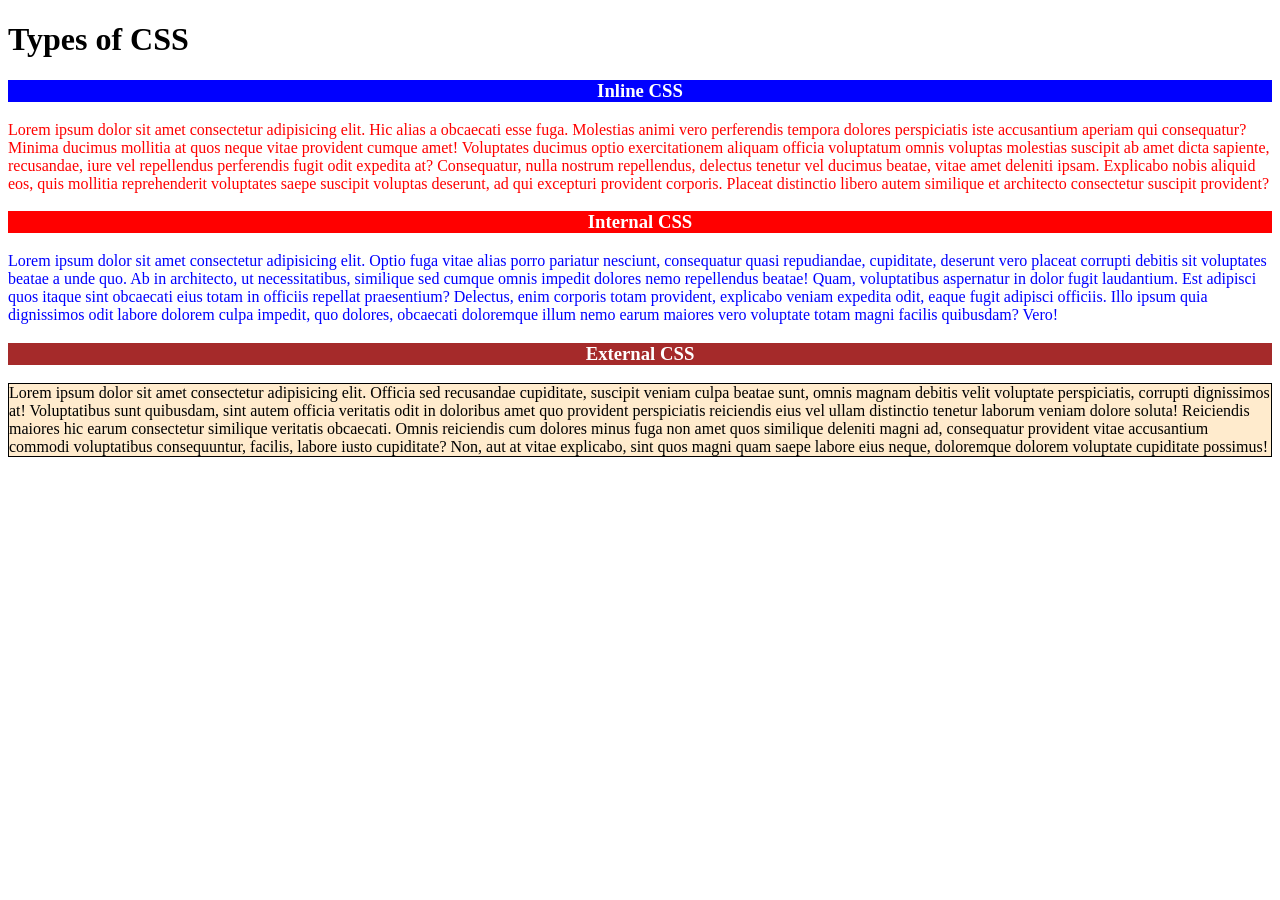
<file: lab2/Task1/index.html>
<!DOCTYPE html>
<html lang="en">
<head>
    <meta charset="UTF-8">
    <meta name="viewport" content="width=device-width, initial-scale=1.0">
    <link rel="stylesheet" href="./style.css">
    <title>Types of CSS</title>
    <style>
        .internal {
            text-align: center;
            background-color: red;
            color: white;
        }
        .interpara {
            color: blue;
        }
    </style>
</head>
<body>
    <h1>Types of CSS</h1>
    <h3 style="text-align: center; background-color:blue; color:white;">Inline CSS</h3>
    <p style="color: red;">
        Lorem ipsum dolor sit amet consectetur adipisicing elit. Hic alias a obcaecati esse fuga. Molestias animi vero perferendis tempora dolores perspiciatis iste accusantium aperiam qui consequatur? Minima ducimus mollitia at quos neque vitae provident cumque amet! Voluptates ducimus optio exercitationem aliquam officia voluptatum omnis voluptas molestias suscipit ab amet dicta sapiente, recusandae, iure vel repellendus perferendis fugit odit expedita at? Consequatur, nulla nostrum repellendus, delectus tenetur vel ducimus beatae, vitae amet deleniti ipsam. Explicabo nobis aliquid eos, quis mollitia reprehenderit voluptates saepe suscipit voluptas deserunt, ad qui excepturi provident corporis. Placeat distinctio libero autem similique et architecto consectetur suscipit provident?
    </p>
    <h3 class="internal">Internal CSS</h3>
    <p class="interpara">
        Lorem ipsum dolor sit amet consectetur adipisicing elit. Optio fuga vitae alias porro pariatur nesciunt, consequatur quasi repudiandae, cupiditate, deserunt vero placeat corrupti debitis sit voluptates beatae a unde quo. Ab in architecto, ut necessitatibus, similique sed cumque omnis impedit dolores nemo repellendus beatae! Quam, voluptatibus aspernatur in dolor fugit laudantium. Est adipisci quos itaque sint obcaecati eius totam in officiis repellat praesentium? Delectus, enim corporis totam provident, explicabo veniam expedita odit, eaque fugit adipisci officiis. Illo ipsum quia dignissimos odit labore dolorem culpa impedit, quo dolores, obcaecati doloremque illum nemo earum maiores vero voluptate totam magni facilis quibusdam? Vero!
    </p>
    <h3 class="external">External CSS</h3>
    <p class="extrapara">
        Lorem ipsum dolor sit amet consectetur adipisicing elit. Officia sed recusandae cupiditate, suscipit veniam culpa beatae sunt, omnis magnam debitis velit voluptate perspiciatis, corrupti dignissimos at! Voluptatibus sunt quibusdam, sint autem officia veritatis odit in doloribus amet quo provident perspiciatis reiciendis eius vel ullam distinctio tenetur laborum veniam dolore soluta! Reiciendis maiores hic earum consectetur similique veritatis obcaecati. Omnis reiciendis cum dolores minus fuga non amet quos similique deleniti magni ad, consequatur provident vitae accusantium commodi voluptatibus consequuntur, facilis, labore iusto cupiditate? Non, aut at vitae explicabo, sint quos magni quam saepe labore eius neque, doloremque dolorem voluptate cupiditate possimus!
    </p>
</body>
</html>
</file>
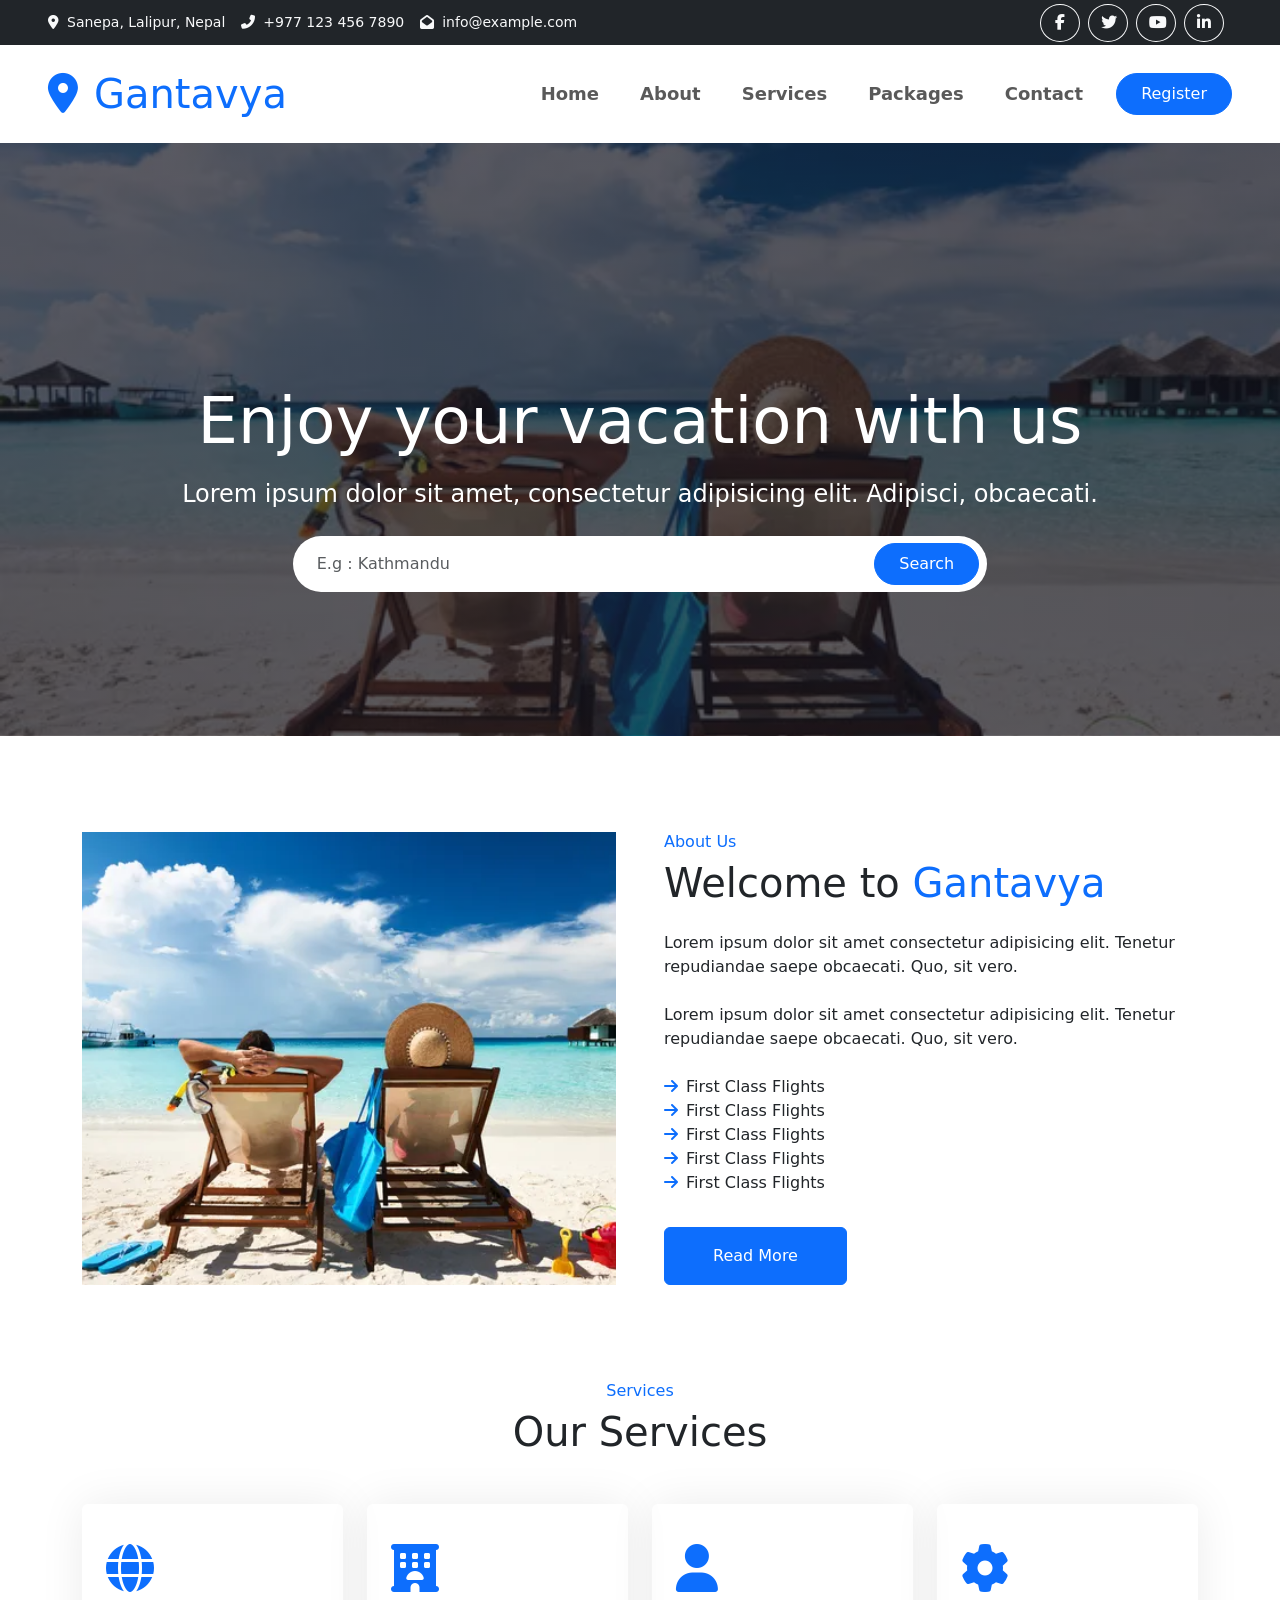
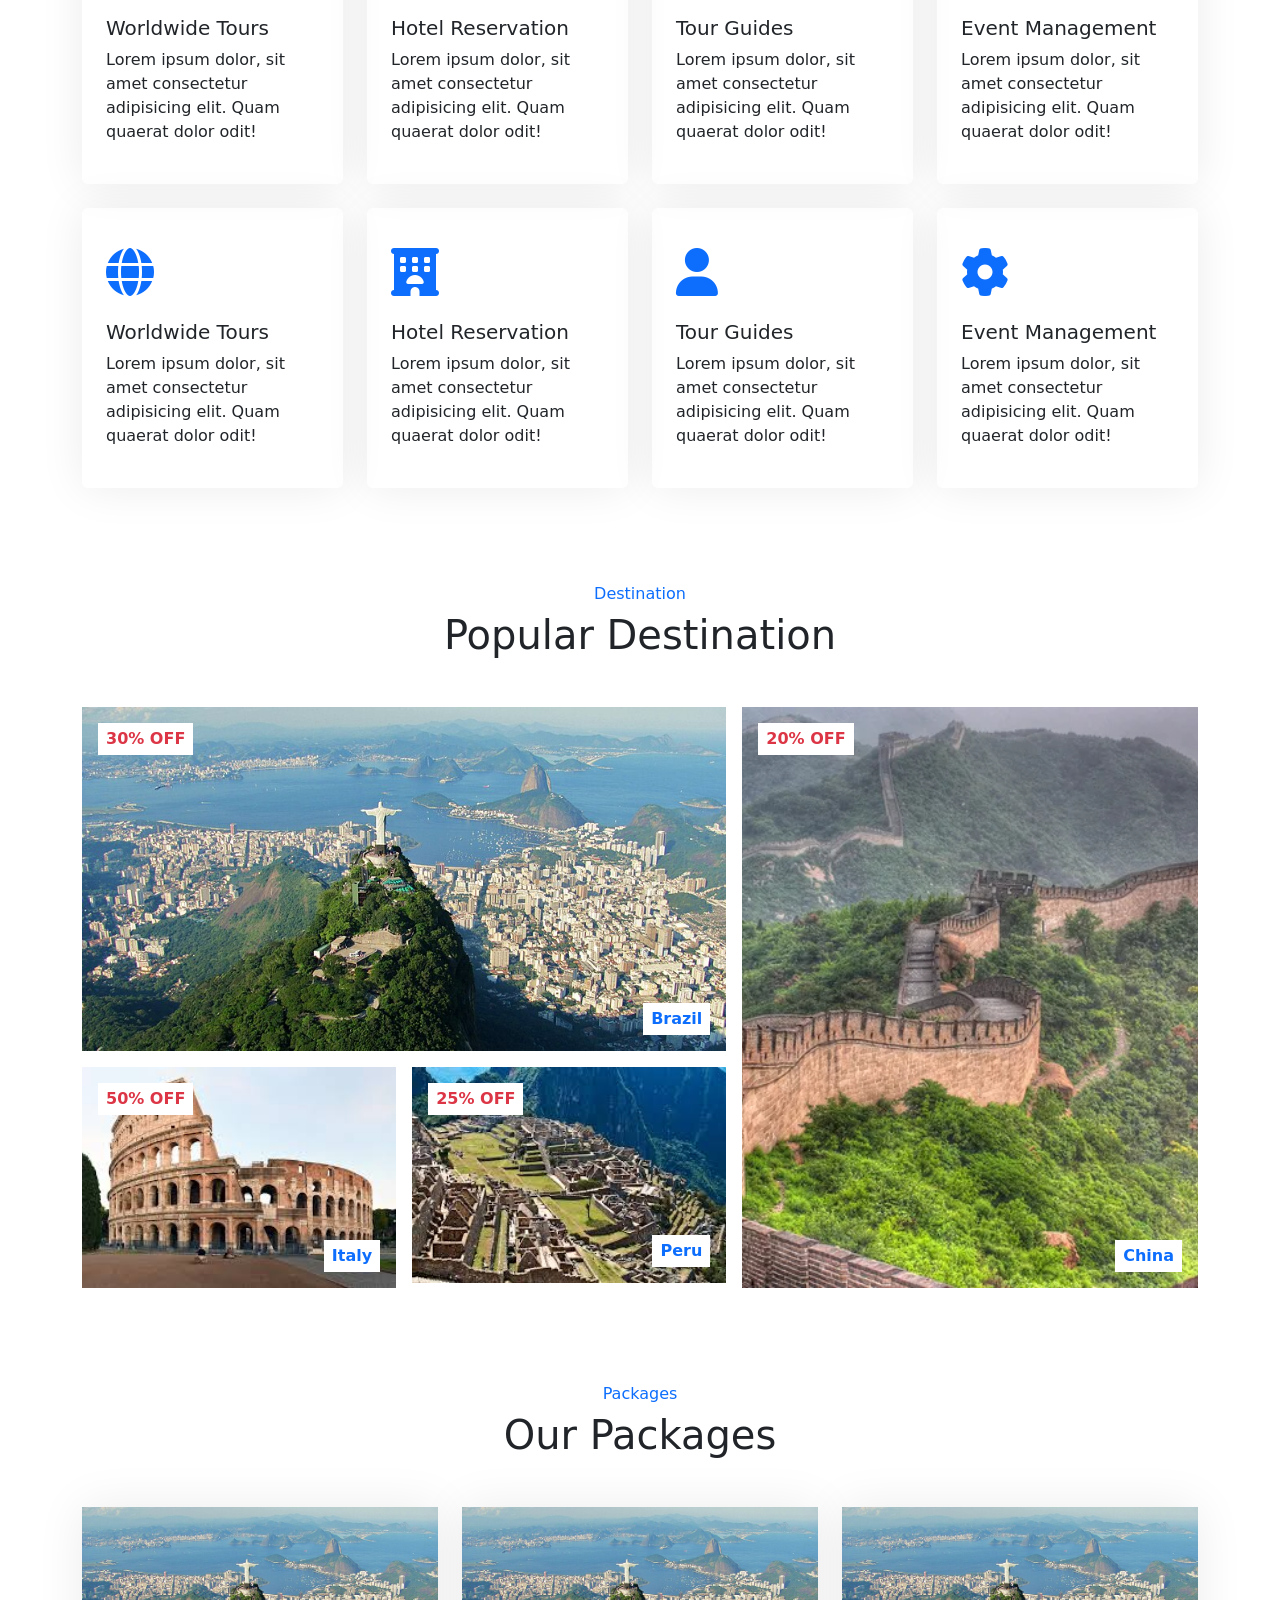
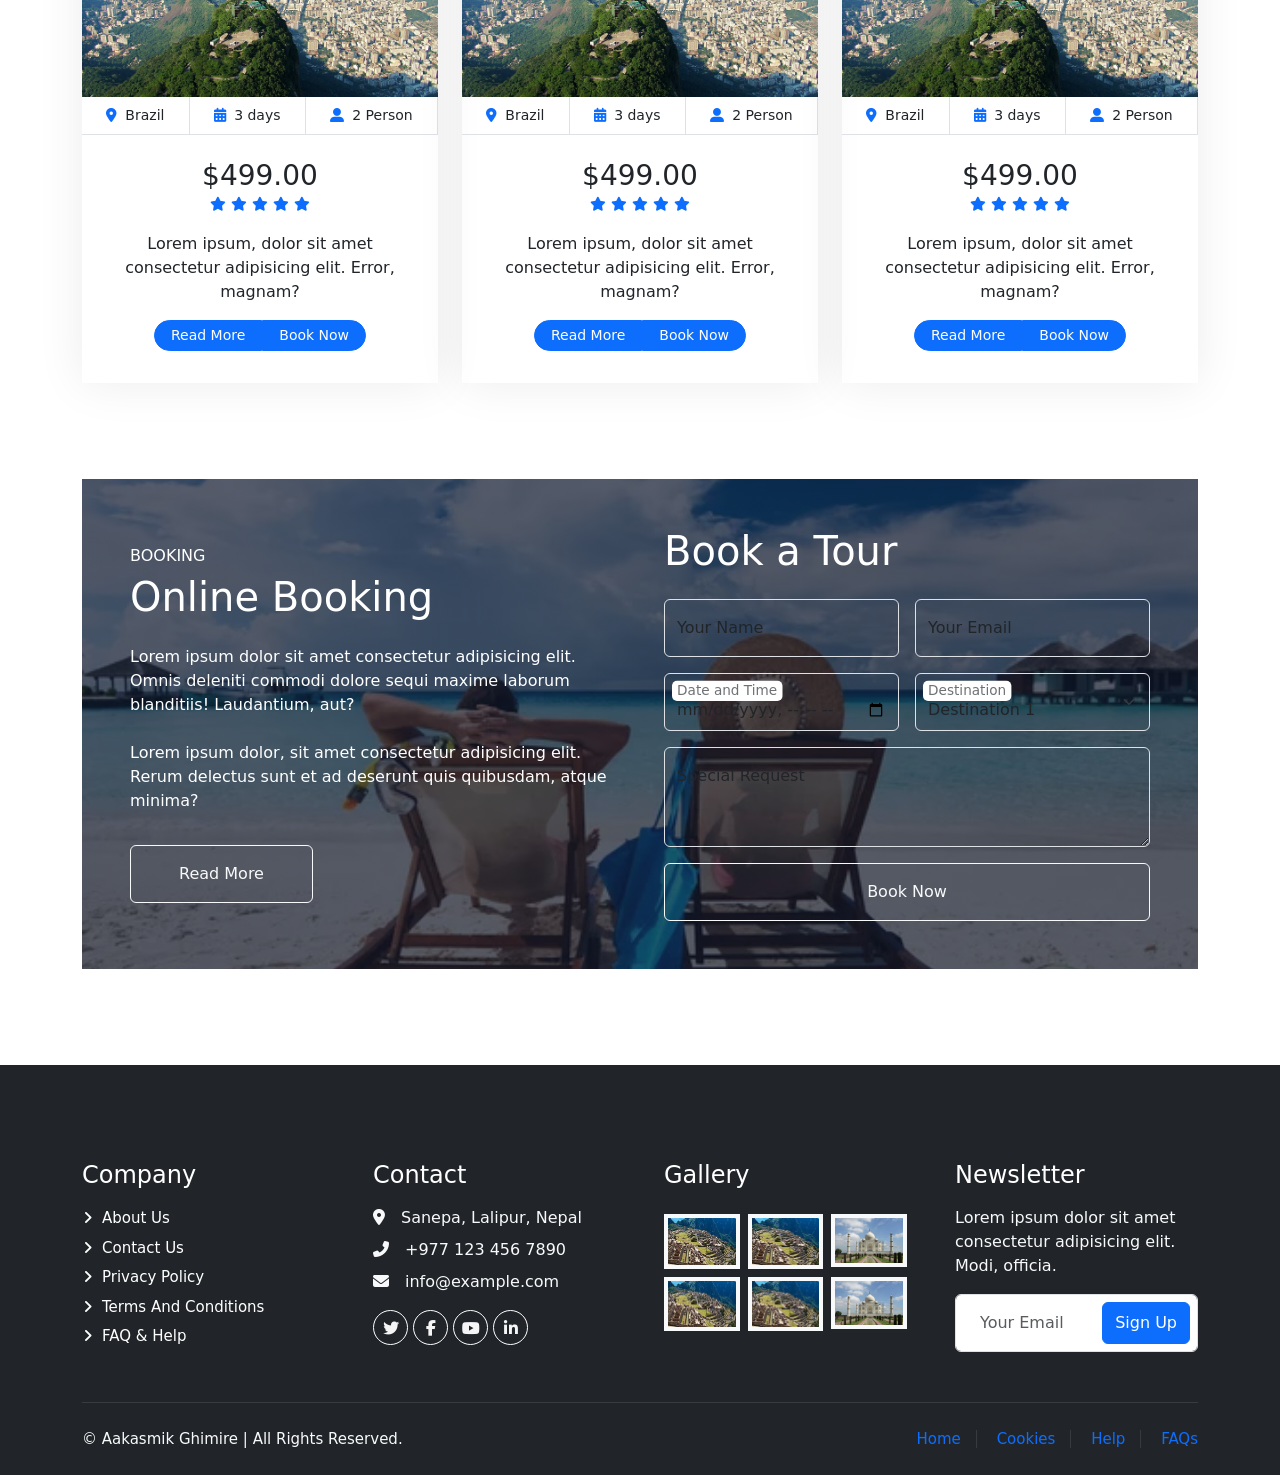
<file: lab2/Task3/index.html>
<!DOCTYPE html>
<html lang="en">
<head>
    <meta charset="UTF-8">
    <meta name="viewport" content="width=device-width, initial-scale=1.0">
    <meta name="author" content="Aakasmik - Responsive Bootstrap Design">
    <meta name="geo.placename" content="Kirtipur">
    <meta name="copyright" content="&copy; Copyright 2025 Aakasmik Ghimire">
    <meta name="description" content="Responsive design, Aakasmik Ghimire, bootstrap, sagarmatha college, scst, webtechnology">
    <link rel="stylesheet" href="style.css">
    <title>Aakasmik - Bootstrap Design</title>
    <!-- favicon -->
    <link rel="shortcut icon" href="./favicon.ico">
    <!-- css file -->
    <link rel="stylesheet" href="./style.css">
    <!-- bootstrap connect -->
     <link rel="stylesheet" href="https://cdnjs.cloudflare.com/ajax/libs/bootstrap/5.0.1/css/bootstrap.min.css">

    <!-- icons cdn -->
    <!-- font awesome icon -->
     <link rel="stylesheet" href="https://cdnjs.cloudflare.com/ajax/libs/font-awesome/6.7.2/css/all.min.css">
     <!-- bootstrap icon -->
     <link rel="stylesheet" href="https://cdn.jsdelivr.net/npm/bootstrap-icons@1.11.3/font/bootstrap-icons.min.css">

     <!-- google fonts -->
     <link rel="preconnect" href="https://fonts.googleapis.com">
     <link rel="preconnect" href="https://fonts.gstatic.com" crossorigin>
     <link href="https://fonts.googleapis.com/css2?family=Nunito:ital,wght@0,200..1000;1,200..1000&display=swap" rel="stylesheet">
</head>
<body>
<!-- top Navbar -->
 <div class="container-fluid bg-dark px-5 d-none d-lg-block">
    <div class="row gx-0">
        <div class="col-lg-8 text-center text-lg-start mb-2 mb-lg-0">
            <div class="d-inline-flex align-items-center" style="height: 45px;">
                <small class="me-3 text-light"><i class="fa fa-map-marker-alt me-2"></i>Sanepa, Lalipur, Nepal</small>
                <small class="me-3 text-light"><i class="fa fa-phone-alt me-2"></i>+977 123 456 7890</small>
                <small class="me-3 text-light"><i class="fa fa-envelope-open me-2"></i>info@example.com</small>
            </div>
        </div>
        <!-- social button -->
         <div class="col-lg-4 text-center text-lg-end">
            <div class="d-inline-flex align-items-center" style="height: 45px;">
                <a href="" class="btn btn-outline-light btn-sm-square rounded-circle me-2">
                    <i class="fab fa-facebook-f fw-normal"></i>
                </a>
                <a href="" class="btn btn-outline-light btn-sm-square rounded-circle me-2">
                    <i class="fab fa-twitter fw-normal"></i>
                </a>
                <a href="" class="btn btn-outline-light btn-sm-square rounded-circle me-2">
                    <i class="fab fa-youtube fw-normal"></i>
                </a>
                <a href="" class="btn btn-outline-light btn-sm-square rounded-circle me-2">
                    <i class="fab fa-linkedin-in fw-normal"></i>
                </a>
            </div>
         </div>
    </div>
 </div>

    <!-- hero section -->
     <div class="container-fluid position-relative p-0" id="home">
        <!-- main navbar -->
         <nav class="navbar navbar-expand-lg navbar-light px-4 px-lg-5 py-3 py-lg-0">
            <a href="" class="navbar-brand p-0">
                <h1 class="text-primary m-0"><i class="fa fa-map-marker-alt me-3"></i>Gantavya</h1>
            </a>
            <!-- menu button for responsive design -->
             <button class="navbar-toggler" type="button" data-bs-toggle="collapse" data-bs-target="#navbarCollapse">
                <span class="fa fa-bars"></span>
             </button>
             <!-- menu item -->
              <div class="collapse navbar-collapse" id="navbarCollapse">
                <div class="navbar-nav ms-auto py-0">
                    <a href="#home" class="nav-item nav-link">Home</a>
                    <a href="#about" class="nav-item nav-link">About</a>
                    <a href="#service" class="nav-item nav-link">Services</a>
                    <a href="#package" class="nav-item nav-link">Packages</a>
                    <a href="#contact" class="nav-item nav-link">Contact</a>
                </div>
                <a href="#contact" class="btn btn-primary rounded-pill py-2 px-4">Register</a>
              </div>
         </nav>
         <div class="container-fluid bg-primary py-5 mb-5 hero-header">
            <div class="container py-5">
                <div class="row justify-content-center py-5">
                    <div class="col-lg-10 pt-lg-5 mt-lg-5 text-center">
                        <h1 class="display-3 text-white mb-3">Enjoy your vacation with us</h1>
                        <p class="fs-4 text-white mb-4">Lorem ipsum dolor sit amet, consectetur adipisicing elit. Adipisci, obcaecati.</p>
                        <div class="position-relative w-75 mx-auto">
                            <!-- input box -->
                             <input type="text" class="form-control border-0 rounded-pill w-100 py-3 ps-4 pe-5" placeholder="E.g : Kathmandu">
                             <!-- button -->
                              <button type="button" class="btn btn-primary rounded-pill py-2 px-4 position-absolute top-0 end-0 me-2" style="margin-top: 7px;">Search</button>
                        </div>
                    </div>
                </div>
            </div>
         </div>
     </div>

<!-- about section -->
<div class="container-xxl py-5" id="about">
    <div class="container">
        <div class="row g-5">
            <div class="col-lg-6" style="min-height: 400px;">
                <div class="position-relative h-100">
                    <img src="./backgorund.jpg" alt="" style="object-fit: cover;" class="img-fluid position-absolute w-100 h-100">
                </div>
            </div>
            <div class="col-lg-6">
                <h6 class="section-title bg-white text-start text-primary pe-3">About Us</h6>
                <h1 class="mb-4">Welcome to <span class="text-primary">Gantavya</span></h1>
                <p class="mb-4">Lorem ipsum dolor sit amet consectetur adipisicing elit. Tenetur repudiandae saepe obcaecati. Quo, sit vero.</p>
                <p class="mb-4">Lorem ipsum dolor sit amet consectetur adipisicing elit. Tenetur repudiandae saepe obcaecati. Quo, sit vero.</p>
                <div class="row gy-2 gx-4 mb-4">
                    <div class="col-sm-6">
                        <p class="mb-0"><i class="fa fa-arrow-right text-primary me-2"></i>First Class Flights</p>
                        <p class="mb-0"><i class="fa fa-arrow-right text-primary me-2"></i>First Class Flights</p>
                        <p class="mb-0"><i class="fa fa-arrow-right text-primary me-2"></i>First Class Flights</p>
                        <p class="mb-0"><i class="fa fa-arrow-right text-primary me-2"></i>First Class Flights</p>
                        <p class="mb-0"><i class="fa fa-arrow-right text-primary me-2"></i>First Class Flights</p>
                    </div>
                </div>
                <!-- button -->
                 <div class="btn btn-primary py-3 px-5 mt-2">Read More</div>
            </div>
        </div>
    </div>
</div>

<!-- service section -->
 <div class="container-xxl py-5" id="service">
    <div class="container">
        <div class="text-center">
            <h6 class="section-title bg-white text-center text-primary px-3">Services</h6>
            <h1 class="mb-5">Our Services</h1>
        </div>
        <div class="row g-4">
            <div class="col-lg-3 col-sm-6">
                <div class="service-item rounded pt-3">
                    <div class="p-4">
                        <i class="fa fa-3x fa-globe text-primary mb-4"></i>
                        <h5>Worldwide Tours</h5>
                        <p>Lorem ipsum dolor, sit amet consectetur adipisicing elit. Quam quaerat dolor odit!</p>
                    </div>
                </div>
            </div>
            <div class="col-lg-3 col-sm-6">
                <div class="service-item rounded pt-3">
                    <div class="p-4">
                        <i class="fa fa-3x fa-hotel text-primary mb-4"></i>
                        <h5>Hotel Reservation</h5>
                        <p>Lorem ipsum dolor, sit amet consectetur adipisicing elit. Quam quaerat dolor odit!</p>
                    </div>
                </div>
            </div>
            <div class="col-lg-3 col-sm-6">
                <div class="service-item rounded pt-3">
                    <div class="p-4">
                        <i class="fa fa-3x fa-user text-primary mb-4"></i>
                        <h5>Tour Guides</h5>
                        <p>Lorem ipsum dolor, sit amet consectetur adipisicing elit. Quam quaerat dolor odit!</p>
                    </div>
                </div>
            </div>
            <div class="col-lg-3 col-sm-6">
                <div class="service-item rounded pt-3">
                    <div class="p-4">
                        <i class="fa fa-3x fa-cog text-primary mb-4"></i>
                        <h5>Event Management</h5>
                        <p>Lorem ipsum dolor, sit amet consectetur adipisicing elit. Quam quaerat dolor odit!</p>
                    </div>
                </div>
            </div>
            <div class="col-lg-3 col-sm-6">
                <div class="service-item rounded pt-3">
                    <div class="p-4">
                        <i class="fa fa-3x fa-globe text-primary mb-4"></i>
                        <h5>Worldwide Tours</h5>
                        <p>Lorem ipsum dolor, sit amet consectetur adipisicing elit. Quam quaerat dolor odit!</p>
                    </div>
                </div>
            </div>
            <div class="col-lg-3 col-sm-6">
                <div class="service-item rounded pt-3">
                    <div class="p-4">
                        <i class="fa fa-3x fa-hotel text-primary mb-4"></i>
                        <h5>Hotel Reservation</h5>
                        <p>Lorem ipsum dolor, sit amet consectetur adipisicing elit. Quam quaerat dolor odit!</p>
                    </div>
                </div>
            </div>
            <div class="col-lg-3 col-sm-6">
                <div class="service-item rounded pt-3">
                    <div class="p-4">
                        <i class="fa fa-3x fa-user text-primary mb-4"></i>
                        <h5>Tour Guides</h5>
                        <p>Lorem ipsum dolor, sit amet consectetur adipisicing elit. Quam quaerat dolor odit!</p>
                    </div>
                </div>
            </div>
            <div class="col-lg-3 col-sm-6">
                <div class="service-item rounded pt-3">
                    <div class="p-4">
                        <i class="fa fa-3x fa-cog text-primary mb-4"></i>
                        <h5>Event Management</h5>
                        <p>Lorem ipsum dolor, sit amet consectetur adipisicing elit. Quam quaerat dolor odit!</p>
                    </div>
                </div>
            </div>
        </div>
    </div>
 </div>

 <!-- destination -->
  <div class="container-xxl py-5 destination">
    <div class="container">
        <div class="text-center">
            <h6 class="section-title bg-white text-center text-primary px-3">Destination</h6>
            <h1 class="mb-5">Popular Destination</h1>
        </div>
        <div class="row g-3">
            <div class="col-lg-7 col-md-6">
                <div class="row g-3">
                    <div class="col-lg-12 col-md-12">
                        <a href="" class="d-block position-relative overflow-hidden">
                            <img src="./destination-1.jpg" alt="" class="img-fluid">
                            <div class="bg-white text-danger fw-bold position-absolute top-0 start-0 m-3 py-1 px-2">30% OFF</div>
                            <div class="bg-white text-primary fw-bold position-absolute bottom-0 end-0 m-3 py-1 px-2">Brazil</div>
                        </a>
                    </div>
                    <div class="col-lg-6 col-md-12">
                        <a href="" class="d-block position-relative overflow-hidden">
                            <img src="./destination-5.jpg" alt="" class="img-fluid w-100">
                            <div class="bg-white text-danger fw-bold position-absolute top-0 start-0 m-3 py-1 px-2">50% OFF</div>
                            <div class="bg-white text-primary fw-bold position-absolute bottom-0 end-0 m-3 py-1 px-2">Italy</div>
                        </a>
                    </div>
                    <div class="col-lg-6 col-md-12">
                        <a href="" class="d-block position-relative overflow-hidden">
                            <img src="./destination-2.jpg" alt="" class="img-fluid w-100">
                            <div class="bg-white text-danger fw-bold position-absolute top-0 start-0 m-3 py-1 px-2">25% OFF</div>
                            <div class="bg-white text-primary fw-bold position-absolute bottom-0 end-0 m-3 py-1 px-2">Peru</div>
                        </a>
                    </div>
                </div>
            </div>
            <div class="col-lg-5 col-md-6" style="min-height: 350px;">
                <a href="" class="d-block position-relative h-100 overflow-hidden">
                    <img src="./destination-4.webp" alt="" class="img-fluid position-absolute w-100 h-100" style="object-fit: cover;">
                    <div class="bg-white text-danger fw-bold position-absolute top-0 start-0 m-3 py-1 px-2">20% OFF</div>
                    <div class="bg-white text-primary fw-bold position-absolute bottom-0 end-0 m-3 py-1 px-2">China</div>
                </a>
            </div>
        </div>
    </div>
  </div>


  <!-- Packages -->
   <div class="container-xxl py-5" id="package">
    <div class="container">
        <div class="text-center">
            <h6 class="section-title bg-white text-center text-primary px-3">Packages</h6>
            <h1 class="mb-5">Our Packages</h1>
        </div>
        <div class="row g-4 justify-content-center">
            <div class="col-lg-4 col-md-6">
                <div class="package-item">
                    <div class="overflow-hidden">
                        <img src="./destination-1.jpg" alt="" class="img-fluid">
                    </div>
                    <div class="d-flex border-bottom">

                        <small class="flex-fill text-center border-end py-2">
                            <i class="fa fa-map-marker-alt text-primary me-2"></i>Brazil
                        </small>
                        <small class="flex-fill text-center border-end py-2">
                            <i class="fa fa-calendar-alt text-primary me-2"></i>3 days
                        </small>
                        <small class="flex-fill text-center border-end py-2">
                            <i class="fa fa-user-alt text-primary me-2"></i>2 Person
                        </small>
                    </div>
                    <div class="text-center p-4">
                        <h3 class="mb-0">$499.00</h3>
                        <div class="mb-3">
                            <small class="fa fa-star text-primary"></small>
                            <small class="fa fa-star text-primary"></small>
                            <small class="fa fa-star text-primary"></small>
                            <small class="fa fa-star text-primary"></small>
                            <small class="fa fa-star text-primary"></small>
                        </div>
                        <p>Lorem ipsum, dolor sit amet consectetur adipisicing elit. Error, magnam?</p>
                        <div class="d-flex justify-content-center mb-2">
                            <a href="" class="btn btn-sm btn-primary px-3" style="border-radius: 30px 0 0 30px ;">Read More</a>
                            <a href="" class="btn btn-sm btn-primary px-3" style="border-radius: 0 30px 30px 0;">Book Now</a>
                        </div>
                    </div>
                </div>
            </div>
            <div class="col-lg-4 col-md-6">
                <div class="package-item">
                    <div class="overflow-hidden">
                        <img src="./destination-1.jpg" alt="" class="img-fluid">
                    </div>
                    <div class="d-flex border-bottom">

                        <small class="flex-fill text-center border-end py-2">
                            <i class="fa fa-map-marker-alt text-primary me-2"></i>Brazil
                        </small>
                        <small class="flex-fill text-center border-end py-2">
                            <i class="fa fa-calendar-alt text-primary me-2"></i>3 days
                        </small>
                        <small class="flex-fill text-center border-end py-2">
                            <i class="fa fa-user-alt text-primary me-2"></i>2 Person
                        </small>
                    </div>
                    <div class="text-center p-4">
                        <h3 class="mb-0">$499.00</h3>
                        <div class="mb-3">
                            <small class="fa fa-star text-primary"></small>
                            <small class="fa fa-star text-primary"></small>
                            <small class="fa fa-star text-primary"></small>
                            <small class="fa fa-star text-primary"></small>
                            <small class="fa fa-star text-primary"></small>
                        </div>
                        <p>Lorem ipsum, dolor sit amet consectetur adipisicing elit. Error, magnam?</p>
                        <div class="d-flex justify-content-center mb-2">
                            <a href="" class="btn btn-sm btn-primary px-3" style="border-radius: 30px 0 0 30px ;">Read More</a>
                            <a href="" class="btn btn-sm btn-primary px-3" style="border-radius: 0 30px 30px 0;">Book Now</a>
                        </div>
                    </div>
                </div>
            </div>
            <div class="col-lg-4 col-md-6">
                <div class="package-item">
                    <div class="overflow-hidden">
                        <img src="./destination-1.jpg" alt="" class="img-fluid">
                    </div>
                    <div class="d-flex border-bottom">

                        <small class="flex-fill text-center border-end py-2">
                            <i class="fa fa-map-marker-alt text-primary me-2"></i>Brazil
                        </small>
                        <small class="flex-fill text-center border-end py-2">
                            <i class="fa fa-calendar-alt text-primary me-2"></i>3 days
                        </small>
                        <small class="flex-fill text-center border-end py-2">
                            <i class="fa fa-user-alt text-primary me-2"></i>2 Person
                        </small>
                    </div>
                    <div class="text-center p-4">
                        <h3 class="mb-0">$499.00</h3>
                        <div class="mb-3">
                            <small class="fa fa-star text-primary"></small>
                            <small class="fa fa-star text-primary"></small>
                            <small class="fa fa-star text-primary"></small>
                            <small class="fa fa-star text-primary"></small>
                            <small class="fa fa-star text-primary"></small>
                        </div>
                        <p>Lorem ipsum, dolor sit amet consectetur adipisicing elit. Error, magnam?</p>
                        <div class="d-flex justify-content-center mb-2">
                            <a href="" class="btn btn-sm btn-primary px-3" style="border-radius: 30px 0 0 30px ;">Read More</a>
                            <a href="" class="btn btn-sm btn-primary px-3" style="border-radius: 0 30px 30px 0;">Book Now</a>
                        </div>
                    </div>
                </div>
            </div>
        </div>
    </div>
   </div>

   <!-- booking -->
    <div class="container-xxl py-5" id="contact">
        <div class="container">
            <div class="booking p-5">
                <div class="row g-5 align-items-center">
                    <div class="col-md-6 text-white">
                        <h6 class="text-white text-uppercase">Booking</h6>
                        <h1 class="text-white mb-4">Online Booking</h1>
                        <p class="mb-4">Lorem ipsum dolor sit amet consectetur adipisicing elit. Omnis deleniti commodi dolore sequi maxime laborum blanditiis! Laudantium, aut?</p>
                        <p class="mb-4">Lorem ipsum dolor, sit amet consectetur adipisicing elit. Rerum delectus sunt et ad deserunt quis quibusdam, atque minima?</p>
                        <a href="" class="btn btn-outline-light py-3 px-5 mt-2">Read More</a>
                    </div>
                    <div class="col-md-6">
                        <h1 class="text-white mb-4">
                            Book a Tour
                        </h1>
                        <form action="">
                            <div class="row g-3">
                                <div class="col-md-6">
                                    <div class="form-floating">
                                        <input type="text" class="form-control bg-transparent" id="name" placeholder="Your Name" required>
                                        <label for="name">Your Name</label>
                                    </div>
                                </div>
                                <div class="col-md-6">
                                    <div class="form-floating">
                                        <input type="email" class="form-control bg-transparent" id="email" placeholder="Your Email" required>
                                        <label for="email">Your Email</label>
                                    </div>
                                </div>
                                <div class="col-md-6">
                                    <div class="form-floating" id="date3">
                                        <input type="datetime-local" class="form-control bg-transparent" id="datetime">
                                        <label for="datetime">Date and Time</label>
                                    </div>
                                </div>
                                <!-- select box -->
                                 <div class="col-md-6">
                                    <div class="form-floating">
                                        <select name="" id="select1" class="form-select bg-transparent">
                                            <option value="1">Destination 1</option>
                                            <option value="2">Destination 2</option>
                                            <option value="3">Destination 3</option>
                                        </select>
                                        <label for="select1">Destination</label>
                                    </div>
                                 </div>
                                 <div class="col-12">
                                    <div class="form-floating">
                                        <textarea class="form-control bg-transparent" placeholder="Special Request" id="message" style="height: 100px;" required></textarea>
                                        <label for="message">Special Request</label>
                                    </div>
                                 </div>
                                 <!-- button -->
                                  <div class="col-12">
                                    <button class="btn btn-outline-light w-100 py-3" type="submit">Book Now</button>
                                  </div>
                            </div>
                        </form>
                    </div>
                </div>
            </div>
        </div>
    </div>

    <!-- footer -->
     <div class="container-fluid bg-dark text-light footer pt-5 mt-5">
        <div class="container py-5">
            <div class="row g-5">
                <div class="col-lg-3 col-md-6">
                    <h4 class="text-white mb-3">Company</h4>
                    <a href="" class="btn btn-link">About Us</a>
                    <a href="" class="btn btn-link">Contact Us</a>
                    <a href="" class="btn btn-link">Privacy Policy</a>
                    <a href="" class="btn btn-link">Terms and Conditions</a>
                    <a href="" class="btn btn-link">FAQ & Help</a>
                </div>
                <div class="col-lg-3 col-md-6">
                    <h4 class="text-white mb-3">Contact</h4>
                    <p class="mb-2"><i class="fa fa-map-marker-alt me-3"></i>Sanepa, Lalipur, Nepal</p>
                    <p class="mb-2"><i class="fa fa-phone-alt me-3"></i>+977 123 456 7890</p>
                    <p class="mb-2"><i class="fa fa-envelope me-3"></i>info@example.com</p>
                    <!-- social icon -->
                     <div class="d-flex pt-2">
                        <a href="" class="btn btn-outline-light btn-social">
                            <i class="fab fa-twitter"></i>
                        </a>
                        <a href="" class="btn btn-outline-light btn-social">
                            <i class="fab fa-facebook-f"></i>
                        </a>
                        <a href="" class="btn btn-outline-light btn-social">
                            <i class="fab fa-youtube"></i>
                        </a>
                        <a href="" class="btn btn-outline-light btn-social">
                            <i class="fab fa-linkedin-in"></i>
                        </a>
                     </div>
                </div>
                <div class="col-lg-3 col-md-6">
                    <h4 class="text-white mb-3">Gallery</h4>
                    <div class="row g-2 pt-2">
                        <div class="col-4">
                            <img src="./destination-2.jpg" alt="" class="img-fluid bg-light p-1">
                        </div>
                        <div class="col-4">
                            <img src="./destination-2.jpg" alt="" class="img-fluid bg-light p-1">
                        </div>
                        <div class="col-4">
                            <img src="./destination-3.jpeg" alt="" class="img-fluid bg-light p-1">
                        </div>
                        <div class="col-4">
                            <img src="./destination-2.jpg" alt="" class="img-fluid bg-light p-1">
                        </div>
                        <div class="col-4">
                            <img src="./destination-2.jpg" alt="" class="img-fluid bg-light p-1">
                        </div>
                        <div class="col-4">
                            <img src="./destination-3.jpeg" alt="" class="img-fluid bg-light p-1">
                        </div>
                    </div>
                </div>
                <div class="col-lg-3 col-md-6">
                    <h4 class="text-white mb-3">Newsletter</h4>
                    <p>Lorem ipsum dolor sit amet consectetur adipisicing elit. Modi, officia.</p>
                    <div class="position-relative mx-auto" style="max-width: 400px;">
                        <input type="text" class="form-control w-100 py-3 ps-4 pe-5" placeholder="Your Email">
                        <button class="btn btn-primary py-2 position-absolute top-0 end-0 mt-2 me-2" type="button">Sign Up</button>
                    </div>
                </div>
            </div>
        </div>
        <!-- copyright -->
         <div class="container">
            <div class="copyright">
                <div class="row">
                    <div class="col-md-6 text-center text-md-start mb-3 mb-md-0">&copy; <a href="" class="border-bottom"></a>Aakasmik Ghimire | All Rights Reserved.</div>
                    <div class="col-md-6 text-center text-md-end">
                        <div class="footer-menu">
                            <a href="">Home</a>
                            <a href="">Cookies</a>
                            <a href="">Help</a>
                            <a href="">FAQs</a>
                        </div>
                    </div>
                </div>
            </div>
         </div>
     </div>

    <!-- jquery cdn link -->
     <script src="https://cdnjs.cloudflare.com/ajax/libs/jquery/3.7.1/jquery.min.js"></script>

    <!-- bootstrap js link -->
     <script src="https://cdnjs.cloudflare.com/ajax/libs/bootstrap/5.0.1/js/bootstrap.min.js"></script>
</body>
</html>
</file>
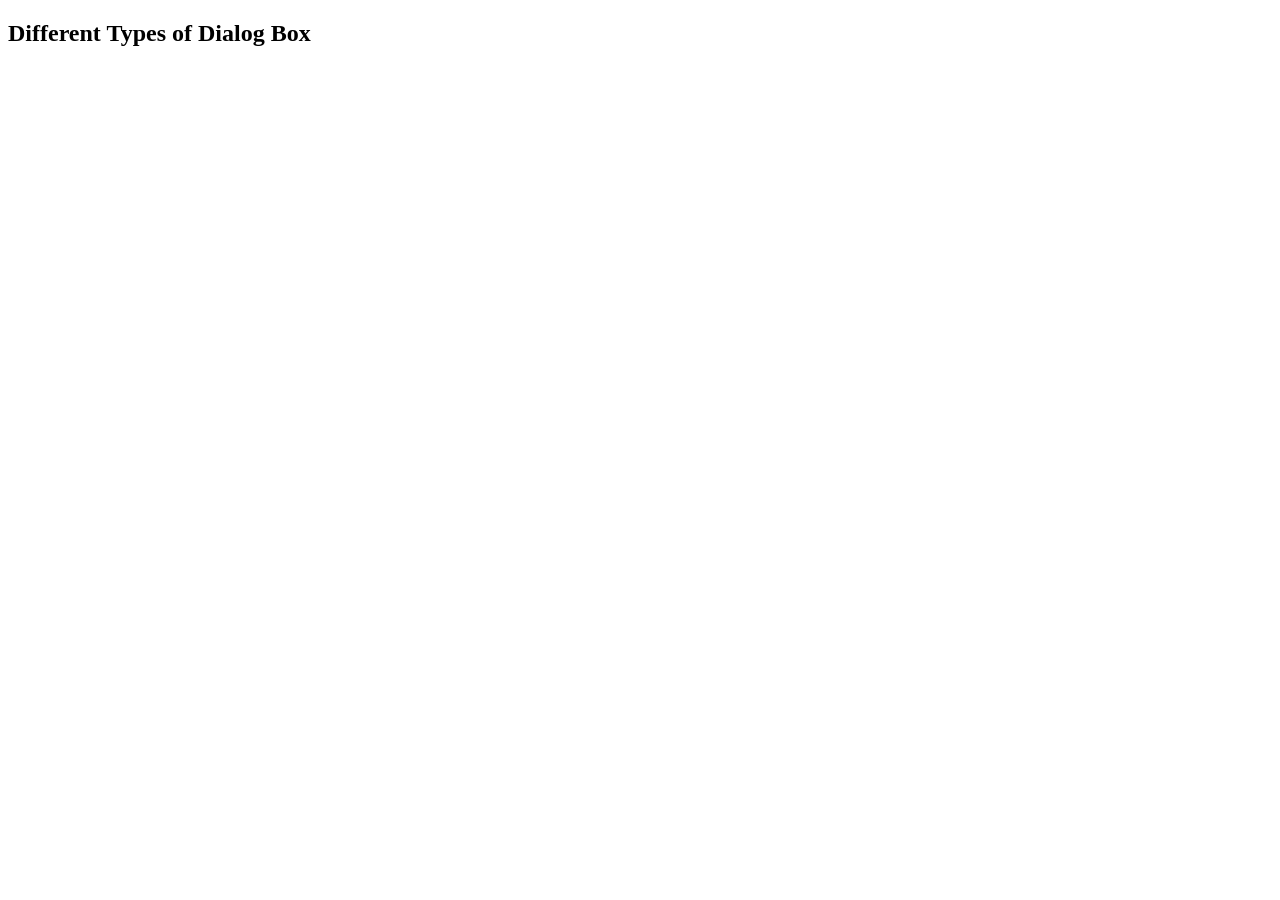
<file: lab4/Task 01/index.html>
<!DOCTYPE html>
<html lang="en">
<head>
    <meta charset="UTF-8">
    <meta name="viewport" content="width=device-width, initial-scale=1.0">
    <title>Javascript - Task 01</title>
</head>
<body>
    <h2>Different Types of Dialog Box</h2>
    <script src="./main.js"></script>
</body>
</html>
</file>
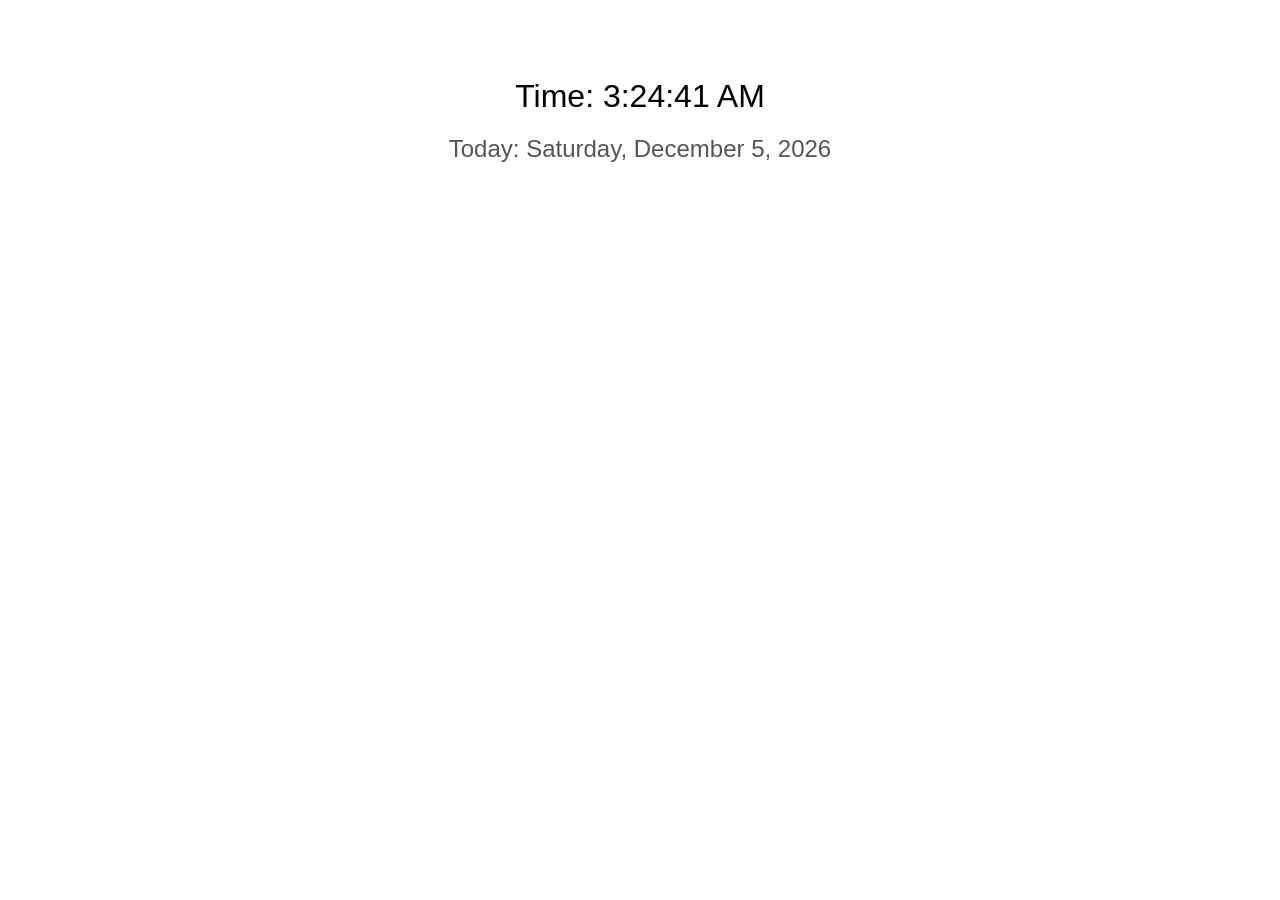
<file: lab4/Task 02/index.html>
<!DOCTYPE html>
<html lang="en">
<head>
    <meta charset="UTF-8">
    <meta name="viewport" content="width=device-width, initial-scale=1.0">
    <title>Task 02 - Javascript</title>
    <style>
        body {
            font-family: Arial, sans-serif;
            text-align: center;
            padding-top: 50px;
        }

        .clock {
            font-size: 2em;
            margin: 20px;
        }

        #current-date {
            font-size: 1.5em;
            color: #555;
        }
    </style>
</head>
<body>
    <div class="clock" id="current-time"></div>
    <div id="current-date"></div>

    <script src="main.js"></script>
</body>
</html>
</file>
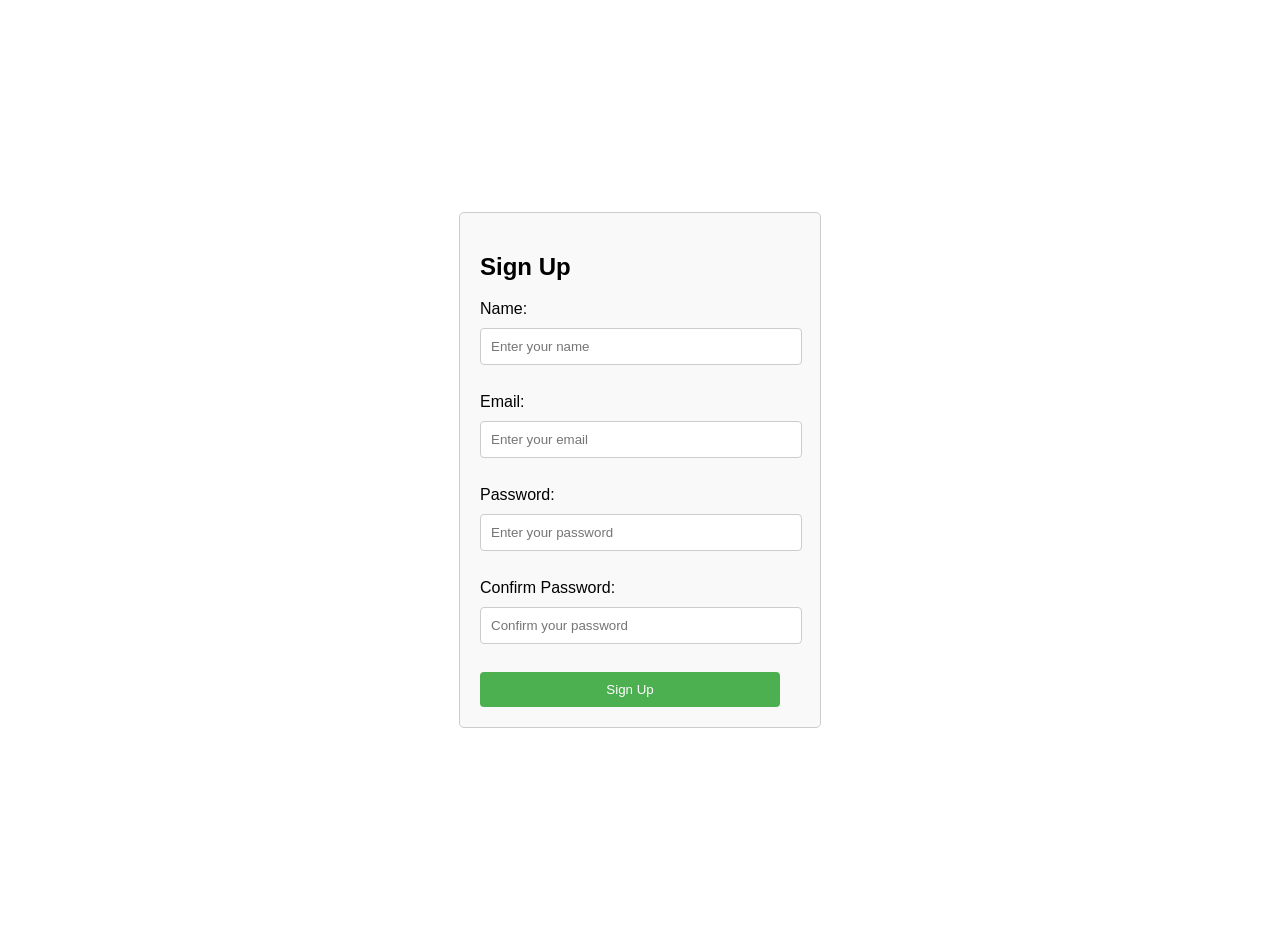
<file: lab4/Task 03/index.html>
<!DOCTYPE html>
<html lang="en">
<head>
    <meta charset="UTF-8">
    <meta name="viewport" content="width=device-width, initial-scale=1.0">
    <title>Form Validation</title>
    <style>
        body {
            font-family: Arial, sans-serif;
            padding: 20px;
            margin: 0;
            display: flex;
            justify-content: center;
            align-items: center;
            height: 100vh;
        }

        form {
            width: 320px;
            padding: 20px;
            border: 1px solid #ccc;
            border-radius: 5px;
            background-color: #f9f9f9;
        }

        input {
            width: 300px;
            padding: 10px;
            margin: 10px 0;
            border: 1px solid #ccc;
            border-radius: 4px;
        }

        .error {
            color: red;
            font-size: 12px;
        }

        button {
            width: 300px;
            padding: 10px;
            background-color: #4CAF50;
            color: white;
            border: none;
            border-radius: 4px;
        }

        button:hover {
            background-color: #45a049;
        }
    </style>
</head>
<body>
    <form id="registrationForm">
        <h2>Sign Up</h2>
        
        <label for="name">Name:</label><br>
        <input type="text" id="name" name="name" placeholder="Enter your name"><br>
        <span id="nameError" class="error"></span><br>

        <label for="email">Email:</label><br>
        <input type="email" id="email" name="email" placeholder="Enter your email"><br>
        <span id="emailError" class="error"></span><br>

        <label for="password">Password:</label><br>
        <input type="password" id="password" name="password" placeholder="Enter your password"><br>
        <span id="passwordError" class="error"></span><br>

        <label for="confirmPassword">Confirm Password:</label><br>
        <input type="password" id="confirmPassword" name="confirmPassword" placeholder="Confirm your password"><br>
        <span id="confirmPasswordError" class="error"></span><br>

        <button type="submit">Sign Up</button>
        <span id="formSuccess" class="success"></span><br>
    </form>

    <script src="./main.js"></script>
</body>
</html>
</file>
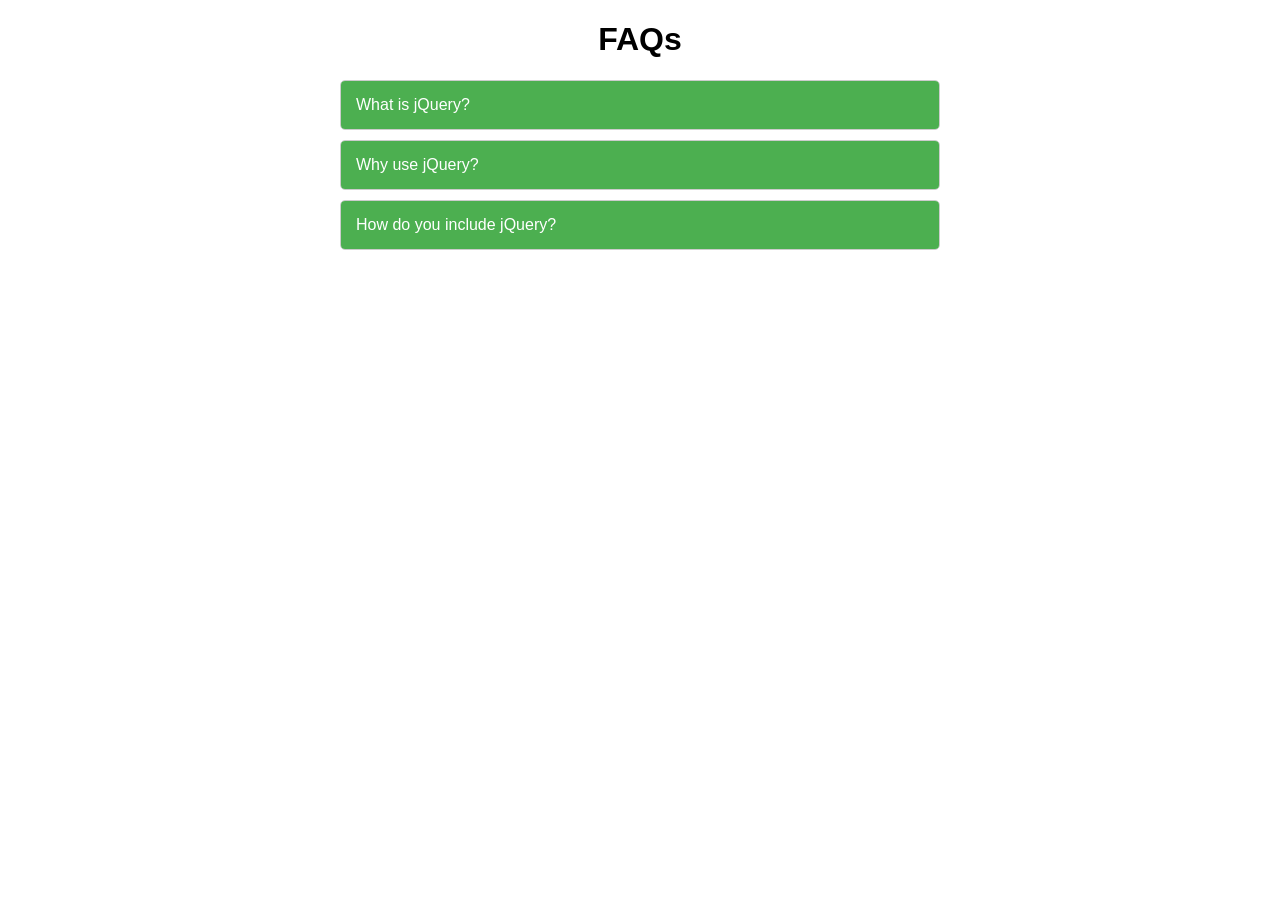
<file: lab4/Task 04/index.html>
<!DOCTYPE html>
<html lang="en">
<head>
    <meta charset="UTF-8">
    <meta name="viewport" content="width=device-width, initial-scale=1.0">
    <meta http-equiv="X-UA-Compatible" content="ie=edge">
    <title>Task 04 - JavaScript</title>

    <style>
        body {
            font-family: Arial, sans-serif;
            margin: 20px;
        }

        h1 {
            text-align: center;
        }

        .faq-container {
            max-width: 600px;
            margin: 0 auto;
        }

        .faq-item {
            border: 1px solid #ccc;
            border-radius: 5px;
            margin-bottom: 10px;
            overflow: hidden;
        }

        .faq-question {
            padding: 15px;
            background: #4CAF50;
            color: white;
            cursor: pointer;
        }

        .faq-answer {
            display: none;
            padding: 15px;
            background: #f9f9f9;
            border-top: 1px solid #ccc;
        }
    </style>
</head>
<body>
    <h1>FAQs</h1>
    <div class="faq-container">
        <div class="faq-item">
            <div class="faq-question">What is jQuery?</div>
            <div class="faq-answer">jQuery is a fast, small, and feature-rich JavaScript library.</div>
        </div>

        <div class="faq-item">
            <div class="faq-question">Why use jQuery?</div>
            <div class="faq-answer">It simplifies things like HTML document traversal, event handling, and animations.</div>
        </div>

        <div class="faq-item">
            <div class="faq-question">How do you include jQuery?</div>
            <div class="faq-answer">You can include it using a CDN or downloading the library locally.</div>
        </div>
    </div>

    <!-- jQuery CDN -->
    <script src="https://code.jquery.com/jquery-3.7.1.min.js"></script>
    <script src="./main.js"></script>
</body>
</html>
</file>
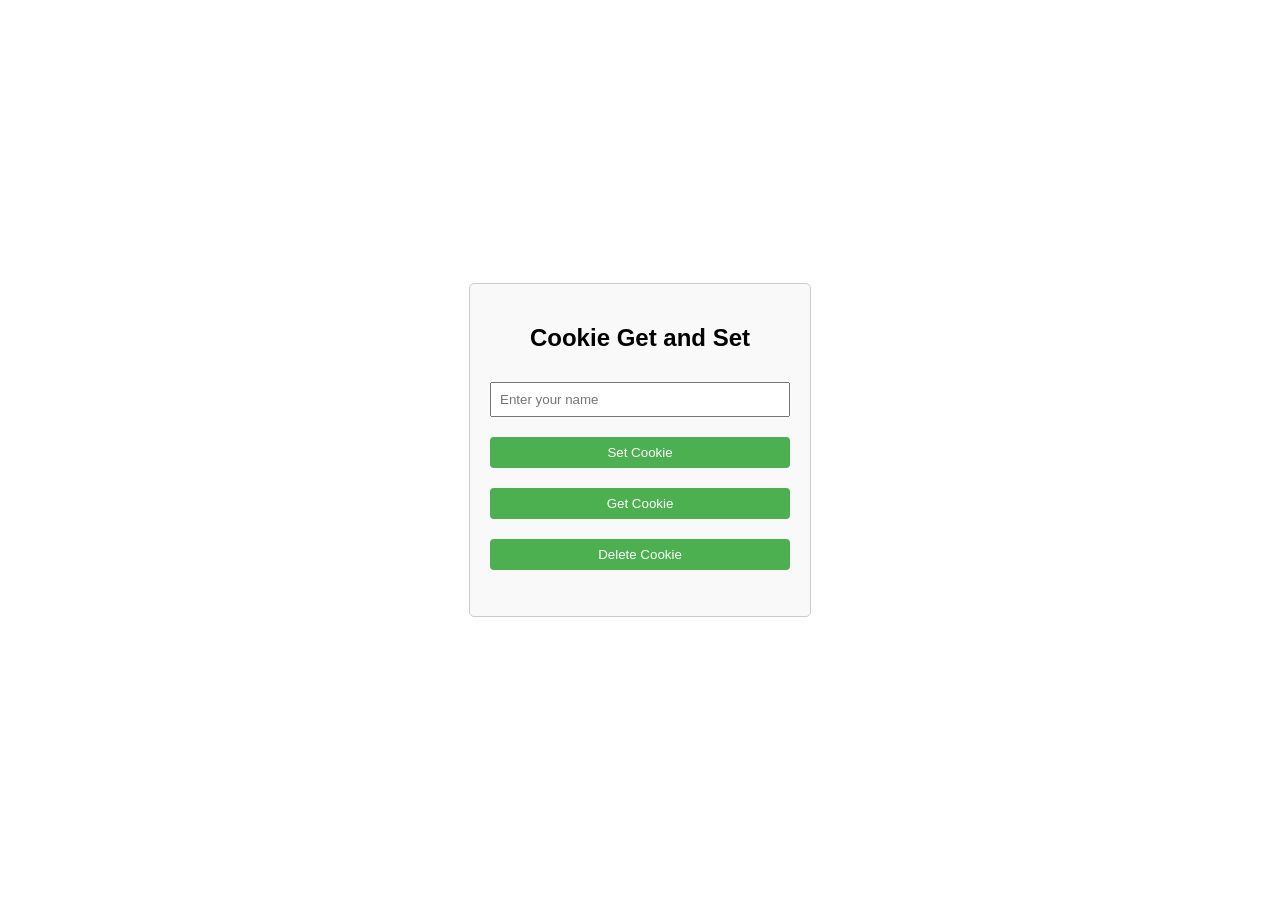
<file: lab4/Task 05/index.html>
<!DOCTYPE html>
<html lang="en">
<head>
    <meta charset="UTF-8">
    <meta name="viewport" content="width=device-width, initial-scale=1.0">
    <meta http-equiv="X-UA-Compatible" content="ie=edge">
    <title>Task 05 - JavaScript</title>
    <style>
        body {
            font-family: Arial, sans-serif;
            display: flex;
            justify-content: center;
            align-items: center;
            height: 100vh;
            margin: 0;
        }

        .container {
            text-align: center;
            border: 1px solid #ccc;
            padding: 20px;
            border-radius: 5px;
            background: #f9f9f9;
            width: 300px;
        }

        input, button {
            margin: 10px 0;
            padding: 8px;
            width: 100%;
            box-sizing: border-box;
        }

        button {
            cursor: pointer;
            background: #4CAF50;
            color: white;
            border: none;
            border-radius: 4px;
        }

        button:hover {
            background: #45a049;
        }
    </style>
</head>
<body>

<div class="container">
    <h2>Cookie Get and Set</h2>
    <input type="text" id="nameInput" placeholder="Enter your name">
    <button onclick="setCookie()">Set Cookie</button>
    <button onclick="getCookie()">Get Cookie</button>
    <button onclick="deleteCookie()">Delete Cookie</button>
    <p id="result"></p>
</div>

<script src="./main.js"></script>

</body>
</html>
</file>
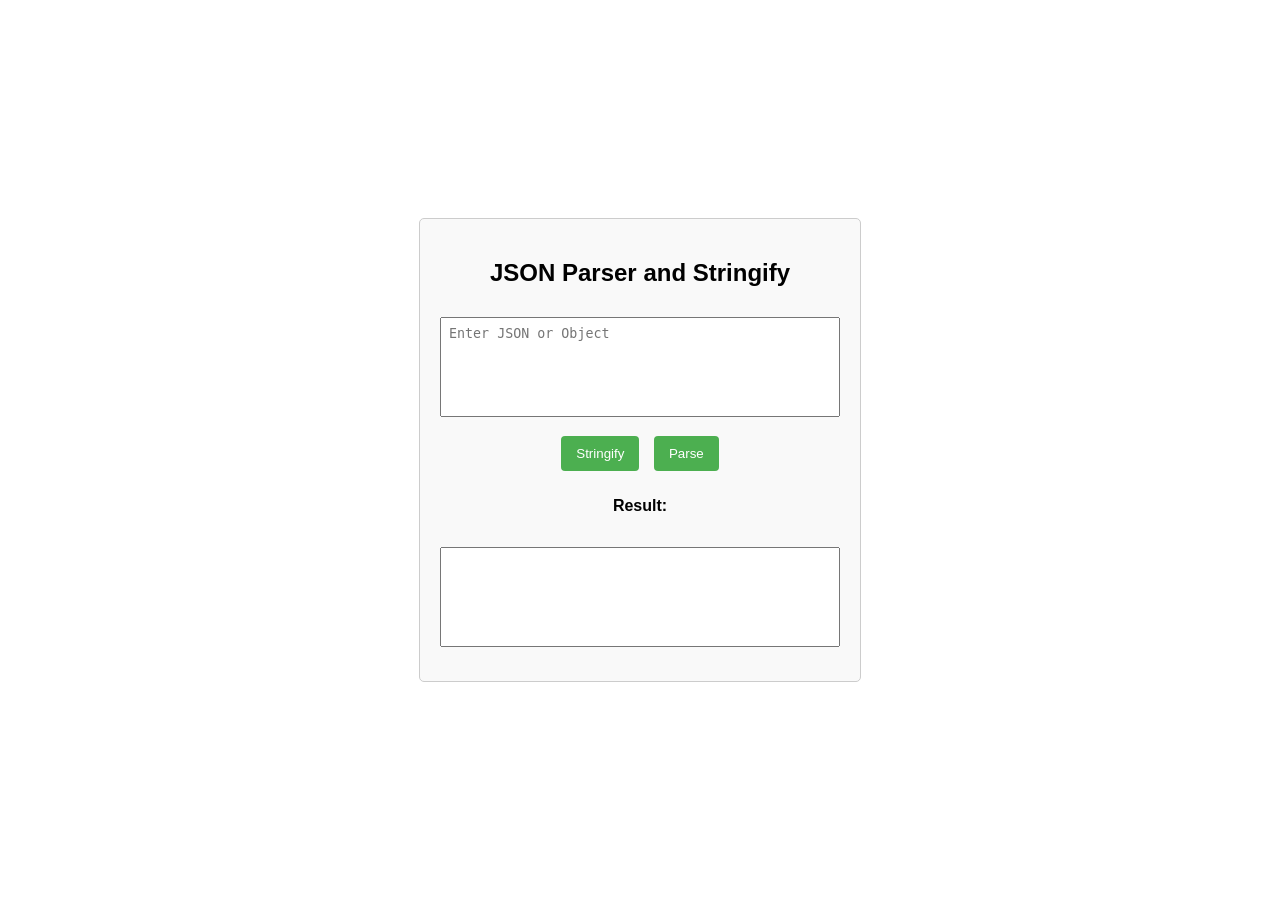
<file: lab4/Task 06/index.html>
<!DOCTYPE html>
<html lang="en">
<head>
    <meta charset="UTF-8">
    <meta name="viewport" content="width=device-width, initial-scale=1.0">
    <meta http-equiv="X-UA-Compatible" content="ie=edge">
    <title>JSON Parser and Stringify</title>
    <style>
        body {
            font-family: Arial, sans-serif;
            display: flex;
            justify-content: center;
            align-items: center;
            height: 100vh;
            margin: 0;
        }

        .container {
            text-align: center;
            border: 1px solid #ccc;
            padding: 20px;
            border-radius: 5px;
            background: #f9f9f9;
            width: 400px;
        }

        textarea {
            width: 100%;
            height: 100px;
            margin: 10px 0;
            padding: 8px;
            box-sizing: border-box;
            resize: none;
        }

        button {
            margin: 5px;
            padding: 10px 15px;
            border: none;
            background: #4CAF50;
            color: white;
            cursor: pointer;
            border-radius: 4px;
        }

        button:hover {
            background: #45a049;
        }
    </style>
</head>
<body>

<div class="container">
    <h2>JSON Parser and Stringify</h2>
    
    <textarea id="jsonInput" placeholder="Enter JSON or Object"></textarea>
    
    <button onclick="convertToJSON()">Stringify</button>
    <button onclick="parseJSON()">Parse</button>
    
    <h4>Result:</h4>
    <textarea id="jsonOutput" readonly></textarea>
</div>

<script src="./main.js"></script>

</body>
</html>
</file>
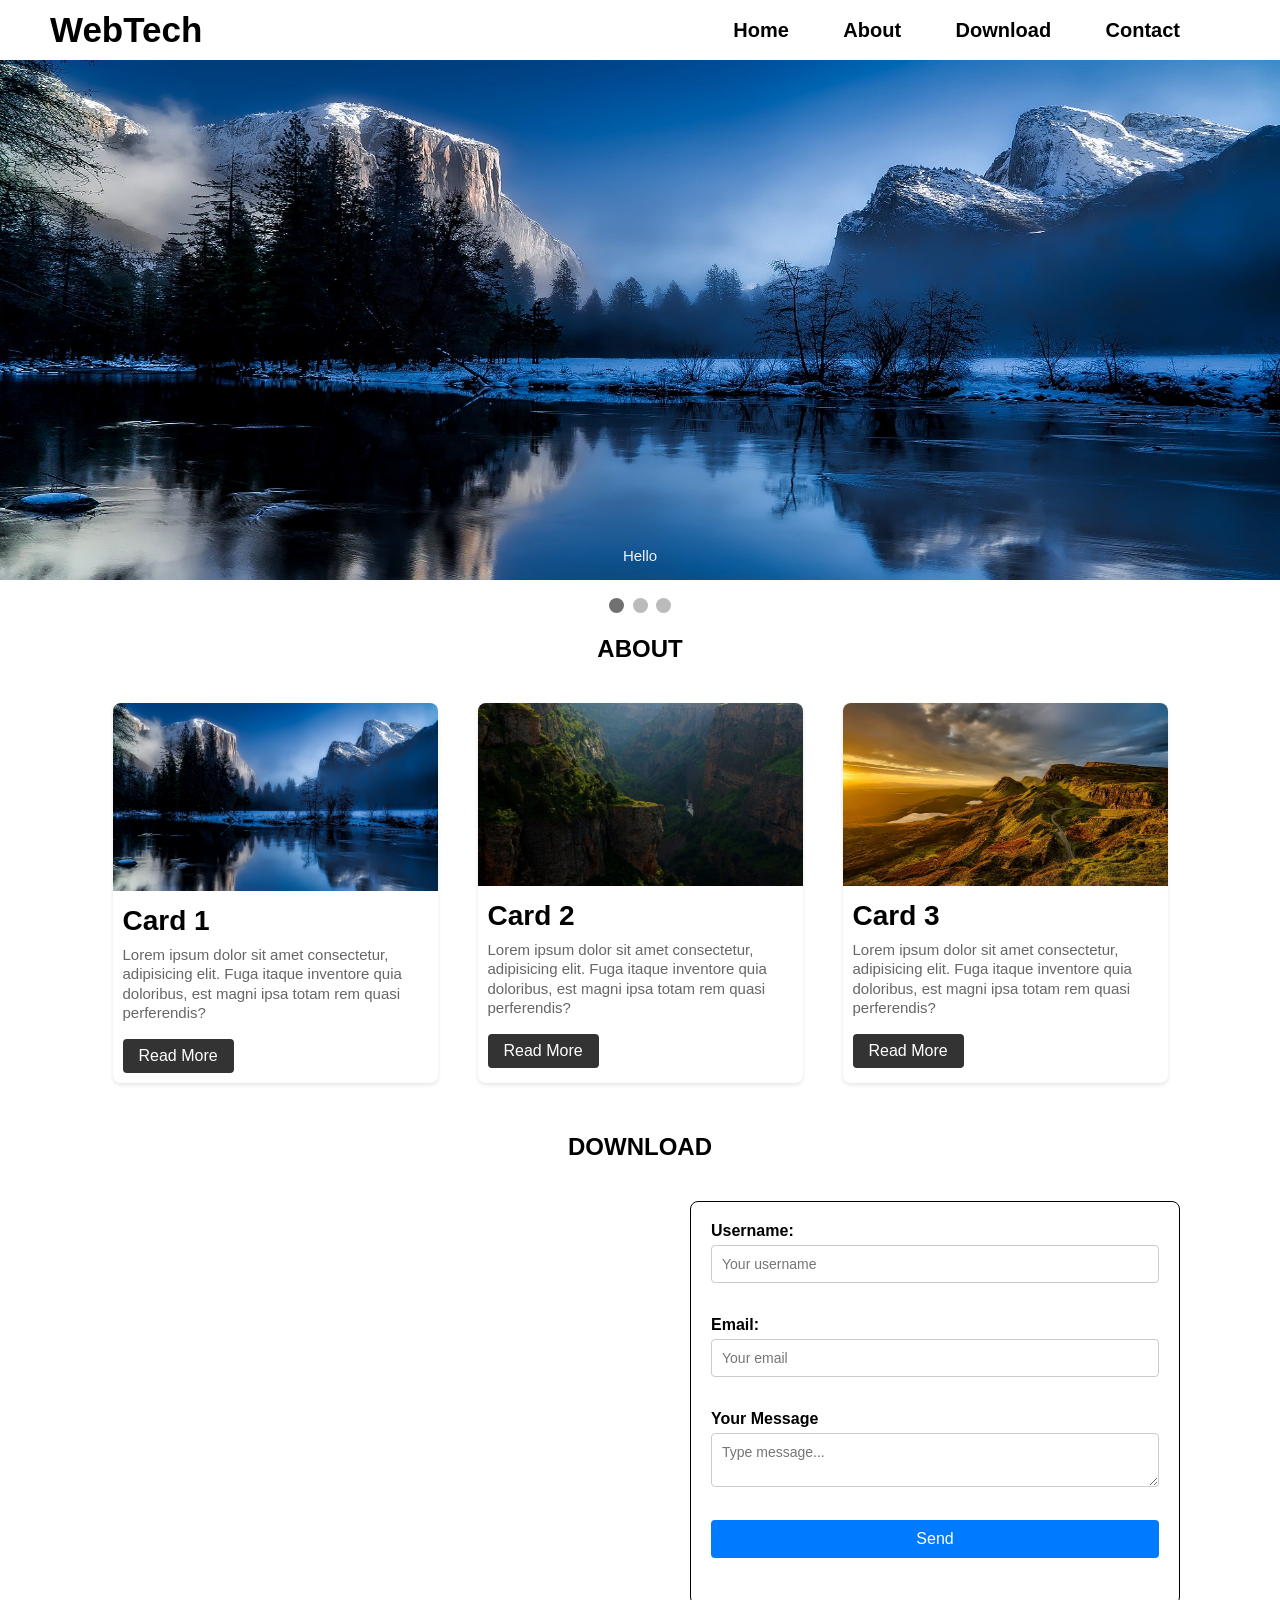
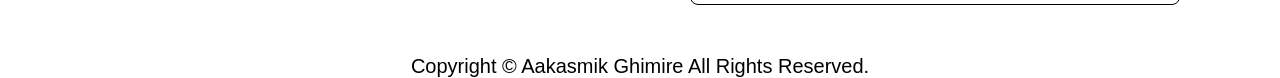
<file: lab2/Task2/default.html>
<!DOCTYPE html>
<html lang="en">
<head>
    <meta charset="UTF-8">
    <meta name="viewport" content="width=device-width, initial-scale=1.0">
    <link href='https://unpkg.com/boxicons@2.1.4/css/boxicons.min.css' rel='stylesheet'>
    <link rel="stylesheet" href="./default.css">
    <title>Aakasmik - UnResponsive Website</title>
</head>
<body> 
    <!-- navbar  -->
     <nav class="navbar">
        <div class="navdiv">
            <div class="logo"><a href="#home">WebTech</a></div>
            <ul>
                <li><a href="#home">Home</a></li>
                <li><a href="#about">About</a></li>
                <li><a href="#download">Download</a></li>
                <li><a href="#download">Contact</a></li>
            </ul>
        </div>
     </nav>


     <!-- slider -->
     <!-- Slideshow container -->

     <div class="slideshow-container">

    <!-- Full-width images with number and caption text -->
    <div class="mySlides fade">
      <div class="numbertext"></div>
      <img src="1.jpg" style="width:1320px" height="520px">
      <div class="text">Hello</div>
    </div>
  
    <div class="mySlides fade">
      <div class="numbertext"></div>
      <img src="2.jpg" style="width:1320px" height="520px">
      <div class="text">Hello</div>
    </div>
  
    <div class="mySlides fade">
      <div class="numbertext"></div>
      <img src="3.jpg" style="width:1320px" height="520pxf">
      <div class="text"></div>
    </div>
  </div>
  <br>
  
  <!-- The dots/circles -->
  <div style="text-align:center">
    <span class="dot" onclick="currentSlide(1)"></span>
    <span class="dot" onclick="currentSlide(2)"></span>
    <span class="dot" onclick="currentSlide(3)"></span>
  </div> <br>


  <!-- About -->

  <section id="about">
    <h2>ABOUT</h2>
    <div class="card-container">
        <div class="card">
            <img src="1.jpg" alt="">
            <div class="card-content">
                <h3>Card 1</h3>
                <p>Lorem ipsum dolor sit amet consectetur, adipisicing elit. Fuga itaque inventore quia doloribus, est magni ipsa totam rem quasi perferendis?</p>
                <a href="" class="btn">Read More</a>
            </div>
        </div>
        <div class="card">
            <img src="2.jpg" alt="">
            <div class="card-content">
                <h3>Card 2</h3>
                <p>Lorem ipsum dolor sit amet consectetur, adipisicing elit. Fuga itaque inventore quia doloribus, est magni ipsa totam rem quasi perferendis?</p>
                <a href="" class="btn">Read More</a>
            </div>
        </div>
        <div class="card">
            <img src="3.jpg" alt="">
            <div class="card-content">
                <h3>Card 3</h3>
                <p>Lorem ipsum dolor sit amet consectetur, adipisicing elit. Fuga itaque inventore quia doloribus, est magni ipsa totam rem quasi perferendis?</p>
                <a href="" class="btn">Read More</a>
            </div>
        </div>
    </div>
  </section>
  


  <!-- Download and login form -->



  <section id="download">

    <h2>DOWNLOAD</h2>

    <div class="download-container">
        

    <div class="video-container">
        <iframe width="420" height="315" class="video" src="https://www.youtube.com/embed/tgbNymZ7vqY?autoplay=0&mute=1">
        </iframe>
    </div>

    
    <div class="contact-container" >
            <form action="">
                <label for="username">Username:</label>
                <input type="text" id="username" placeholder="Your username" required><br>
                <label for="email">Email:</label>
                <input type="email" id="email" placeholder="Your email" required><br>
                <label for="message">Your Message</label>
                <textarea name="message" id="message" placeholder="Type message..." cols="4"></textarea><br>
                <button type="submit">Send</button>
            </form>
    </div>
    </div>
  </section>

<!-- footer -->
  <section class="footer">
    Copyright &copy; Aakasmik Ghimire All Rights Reserved.
  </section>

  


  


  <!-- link to js -->
   <script src="slider.js"></script>



    </body>
</html>
</file>
<file: lab2/Task1/style.css>
.external {
    text-align: center;
    background-color: brown;
    color: white;
}
.extrapara {
    border: 1px solid black;
    background-color: blanchedalmond;
    
}
</file>
<file: lab2/Task3/style.css>
:root {
    --primary: blue;
    --secondary: #fe8800;
    --light: #f5f5f5;
    --dark: #14141f;
}
/* top navbar */
.btn-sm-square {
    width: 40px;
    padding: 0;
    display: flex;
    align-items: center;
    justify-content: center;
    font-weight: normal;
    border-radius: 0px;
}


/* hero header */
.hero-header {
    background: linear-gradient(rgba(20,20,31,0.7), rgba(20,20,31,0.7)), url(./backgorund.jpg);
    background-position: center center;
    background-repeat: no-repeat;
    background-size: cover;
}

/* navbar */
.navbar-light .navbar-nav .nav-link {
    position: relative;
    margin-right: 25px;
    padding: 35px 0;
    /* color: #ffffff !important; */
    font-size: 18px;
    font-weight: 600;
    transition: 0.5s;
    outline: none;
}

/* for responsive */
@media (min-width: 992px){
    .navbar-light{
        position: absolute;
        width: 100%;
        top: 0;
        left: 0;
        border-bottom: 1px solid rgba(255, 255, 255, .1);
        z-index: 999;
    }
    .navbar-light .navbar-nav .nav-link::before{
        position: absolute;
        content: "";
        width: 0;
        height: 2px;
        bottom: -1px;
        left: 50%;
        background: var(--primary);
        transition: 0.5s;
    }
    .navbar-light .navbar-nav .nav-link:hover::before,
    .navbar-light .navbar-nav .nav-link.active::before{
        width: calc(100% - 2px);
        left: 1px;
    }
}

@media (max-width: 991.98px){
    .navbar-light .navbar-collapse{
        margin-top: 15px;
        border-top: 1px solid #dddddd;
    }
    .navbar-light .navbar-nav .nav-link{
        padding: 10px 0;
        margin-left: 0;
        color: var(--dark) !important;
    }
}

/* service-item */
.service-item {
    box-shadow: 0 0 45px rgba(0, 0, 0, 0.08);
    transition: 0.5s;
}

.service-item:hover {
    background: var(--primary);
}

.service-item *{
    transition: 0.5s;
}

.service-item:hover *{
    color: var(--light) !important;
}


/* destination */
.destination img {
    transition: 0.5s;
}

.destination a:hover img {
    transform: scale(1.1);
}

/* packages */

.package-item {
    box-shadow: 0 0 45px rgba(0,0,0,0.08);
}
.package-item img {
    transition: 0.5s;
}
.package-item:hover img{
    transform: scale(1.1);
}
.btn {
    font-weight: 600;
    transition: 0.5s;
}

.btn.btn-primary,
.btn.btn-secondary {
    color: #ffffff;
}

.btn-square {
    width: 38px;
    height: 38px;
}


/* booking */
.booking {
    background: linear-gradient(rgba(15,23,43,0.7), rgba(15,23,43,0.7)), url(./backgorund.jpg);
    background-position: center center;
    background-repeat: no-repeat;
    background-size: cover;
}


/* footer */
.footer .btn.btn-social {
    margin-right: 5px;
    width: 35px;
    height: 35px;
    display: flex;
    align-items: center;
    justify-content: center;
    color: var(--light);
    font-weight: normal;
    border: 1px solid #ffffff;
    border-radius: 35px;
    transition: 0.3s;
}

.footer .btn.btn-social:hover {
    color: var(--primary);
}

.footer .btn.btn-link{
    display: block;
    margin-bottom: 5px;
    padding: 0;
    text-align: left;
    color: #ffffff;
    font-size: 15px;
    font-weight: normal;
    text-transform: capitalize;
    transition: 0.3s;
    text-decoration: none;
}

.footer .btn.btn-link::before {
    position: relative;
    content: "\f105";
    font-family: "Font Awesome 5 Free";
    font-weight: 900;
    margin-right: 10px;
}

.footer .btn.btn-link:hover {
    letter-spacing: 1px;
    box-shadow: none;
}

.footer .copyright {
    padding: 25px 0;
    font-size: 15px;
    border-top: 1px solid rgba(255,255,255, .1);
}

.footer .footer-menu a{
    text-decoration: none;
    margin-right: 15px;
    padding-right: 15px;
    border-right: 1px solid rgba(255, 255, 255, .1);
}

.footer .footer-menu a:last-child{
    margin-right: 0;
    padding-right: 0;
    border-right: none;
}
</file>
<file: lab2/Task2/default.css>
* {
    margin: 0px;
    padding: 0px;
    text-decoration: none;
    box-sizing: border-box;
    font-family: sans-serif;
    /* background-color: #f0f0f0; */
}

html {
    scroll-behavior: smooth;
}

li a:hover {
    color: brown;
}

.navbar {
    
    font-family: calibri;
    
    padding-right: 50px;
    padding-left: 50px;
    height: 50px;
    /* box-shadow: 3px 3px 5px rgba(0, 0, 0, 0.1); */
}

.navdiv {
    margin-top: 10px;
    display: flex;
    align-items: center;
    justify-content: space-between;   
}

.logo a {
    font-size: 35px;
    font-weight: 600;
    color: black;
}

li {
    list-style: none;
    display: inline-block;
}

li a{
    color: black;
    font-size: 20px;
    font-weight: bold;
    margin-right: 50px;
}

/* slider */

/* Slideshow container */
.slideshow-container {
    max-width: 1320px;
    max-height: 520px;
    position: relative;
    margin: auto;
  }
  
  /* Hide the images by default */
  .mySlides {
    display: none;
  }
  
  /* Caption text */
  .text {
    color: #f2f2f2;
    /* background-color: none; */
    font-size: 15px;
    padding: 8px 12px;
    position: absolute;
    bottom: 8px;
    width: 100%;
    text-align: center;
  }
  
  /* Number text (1/3 etc) */
  .numbertext {
    color: #f2f2f2;
    font-size: 12px;
    padding: 8px 12px;
    position: absolute;
    top: 0;
  }
  
  /* The dots/bullets/indicators */
  .dot {
    cursor: pointer;
    height: 15px;
    width: 15px;
    margin: 0 2px;
    background-color: #bbb;
    border-radius: 50%;
    display: inline-block;
    transition: background-color 0.6s ease;
  }
  
  .active, .dot:hover {
    background-color: #717171;
  }
  
  /* Fading animation */
  .fade {
    animation-name: fade;
    animation-duration: 1.5s;
  }
  
  @keyframes fade {
    from {opacity: .4}
    to {opacity: 1}
  }



  /* ABOUT */

  #about h2 {
    text-align: center;
  }

  .card-container {
    display: flex;
    justify-content: center;
    flex-wrap: wrap;
    margin-top: 20px;
  }

  .card {
    width: 325px;
    border-radius: 8px;
    overflow: hidden;
    box-shadow: 0px 2px 4px rgba(0, 0, 0, 0.1);
    margin: 20px;
  }

  .card img {
    width: 100%;
    height: auto;
  }

  .card-content {
    padding: 10px;
  }

  .card-content h3{
    font-size: 28px;
    margin-bottom: 8px;
  }

  .card-content p{
    color: #666;
    font-size: 15px;
    line-height: 1.3;
  }

  .card-content .btn {
    display: inline-block;
    padding: 8px 16px;
    background-color: #333;
    text-decoration: none;
    border-radius: 4px;
    margin-top: 16px;
    color: white;
  }


  /* download */
#download h2 {
    text-align: center;
    margin-top: 30px;
}



.download-container {
    display: flex;
    flex-direction: row;
    overflow: hidden;
    max-width: 1300px;
    width: 100%;
    gap: 50px;
    padding: 20px;
    margin-top: 20px;
}

.video-container {
    flex: 1;
    position: relative;
    margin-left: 20px;
}

.video-container iframe {
    width: 600px;
    height: 400px;
    border: none;
}

.contact-container {
    flex: 1;
    padding: 20px;
    border: 1px solid black;
    border-radius: 8px;
    margin-right: 80px;
    
}

.contact-container h2{
    margin-top: 0;
}

.contact-container form {
    display: flex;
    flex-direction: column;
    
}

.contact-container label {
    margin-bottom: 5px;
    font-weight: bold;
}

.contact-container input,
.contact-container textarea {
    margin-bottom: 15px;
    padding: 10px;
    border: 1px solid #ccc;
    border-radius: 4px;
    font-size: 14px;
    width: 100%;
    box-sizing: border-box;
}

.contact-container button {
    padding: 10px;
    background-color: #007bff;
    color: white;
    border: none;
    border-radius: 4px;
    cursor: pointer;
    font-size: 16px;
}

.contact-container button:hover {
    background-color: #0056b3;
}



/* footer */

.footer {
    text-align: center;
    margin-top: 30px;
    font-size: 20px;
    /* border: 1px solid black; */
    

}
</file>
